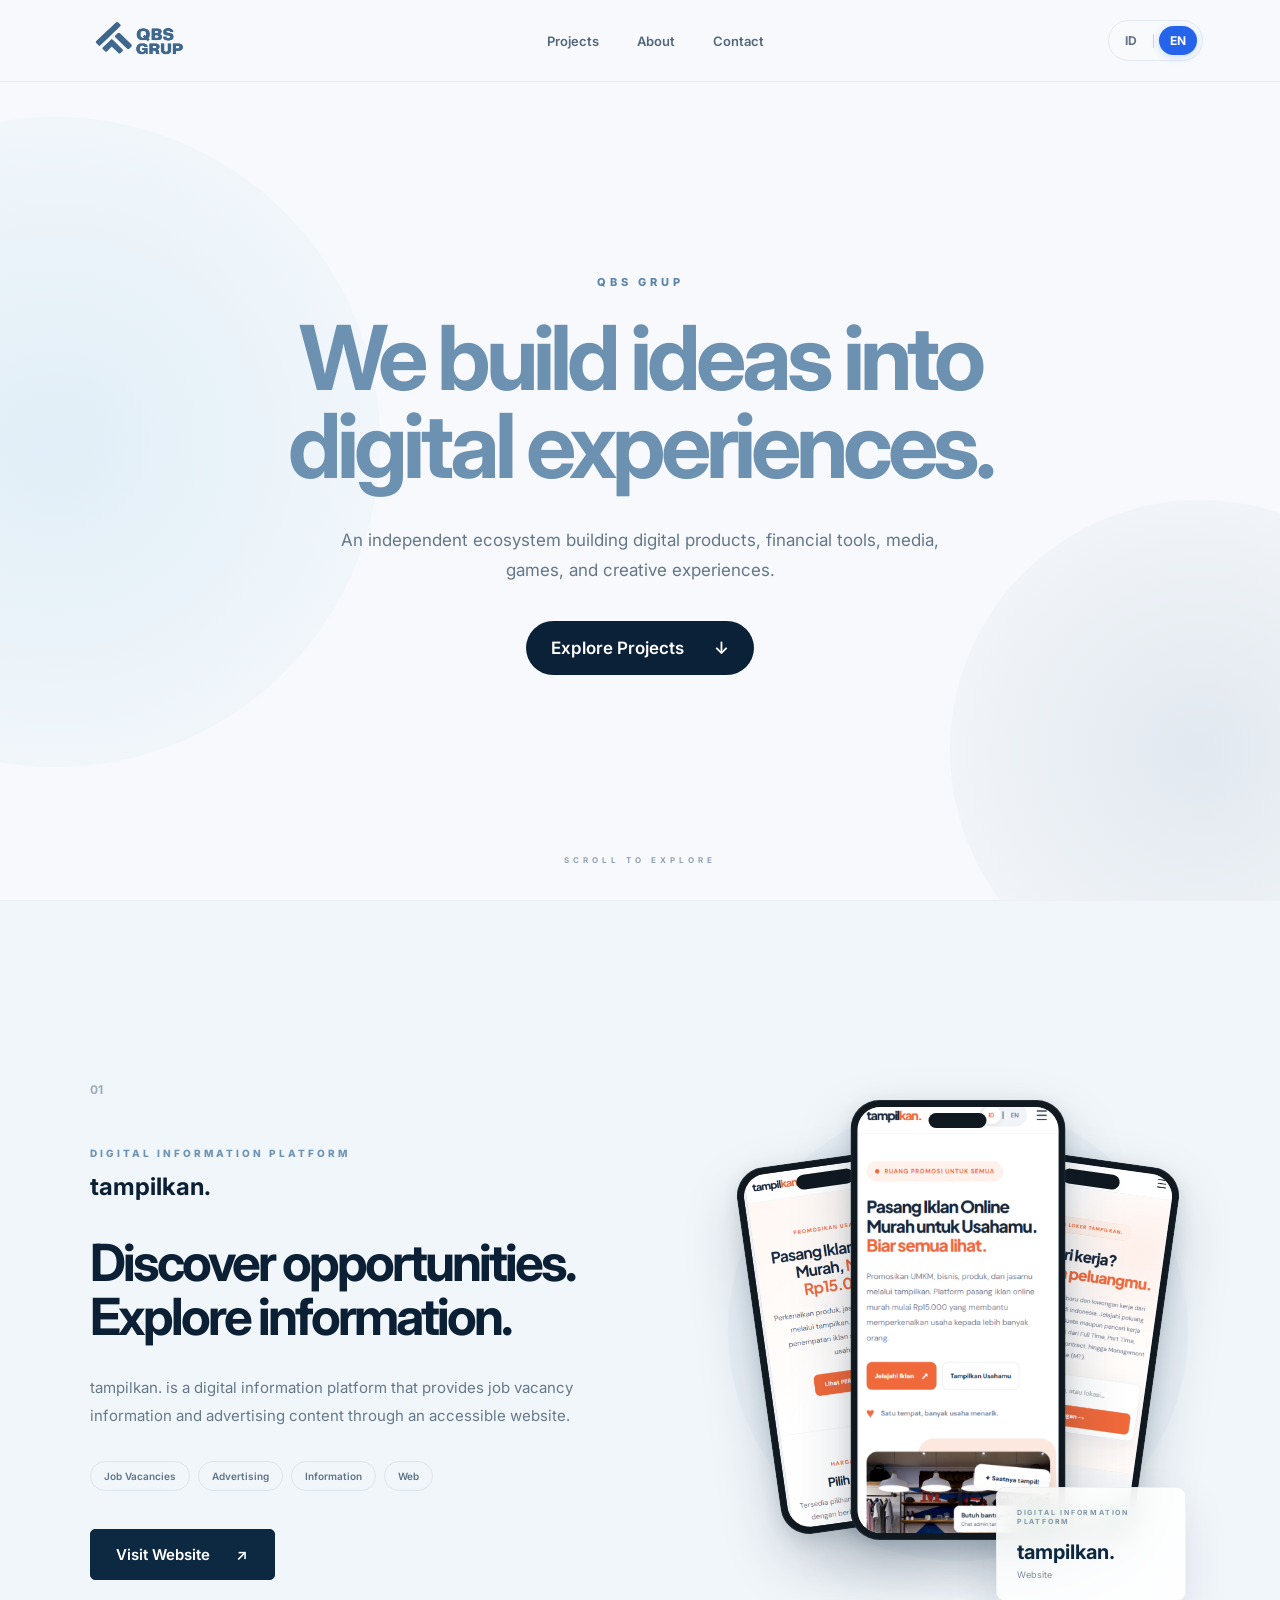
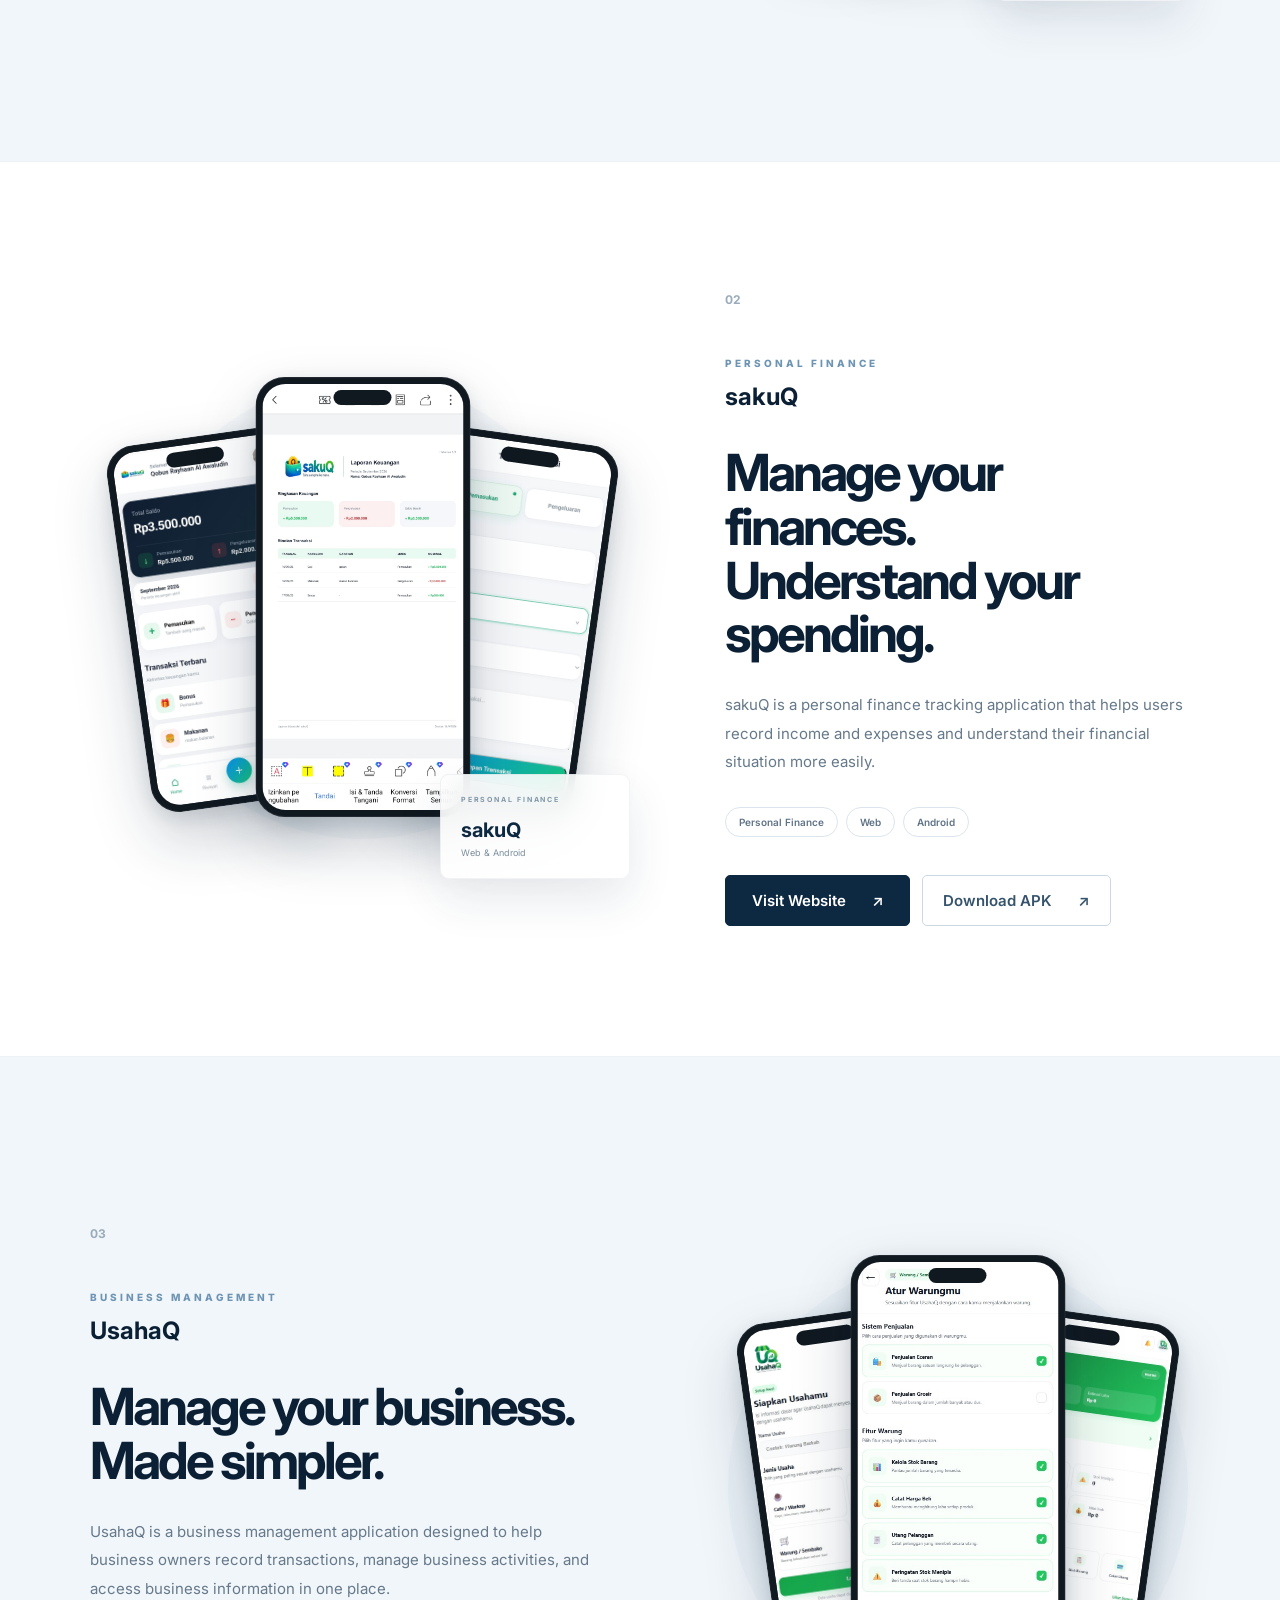
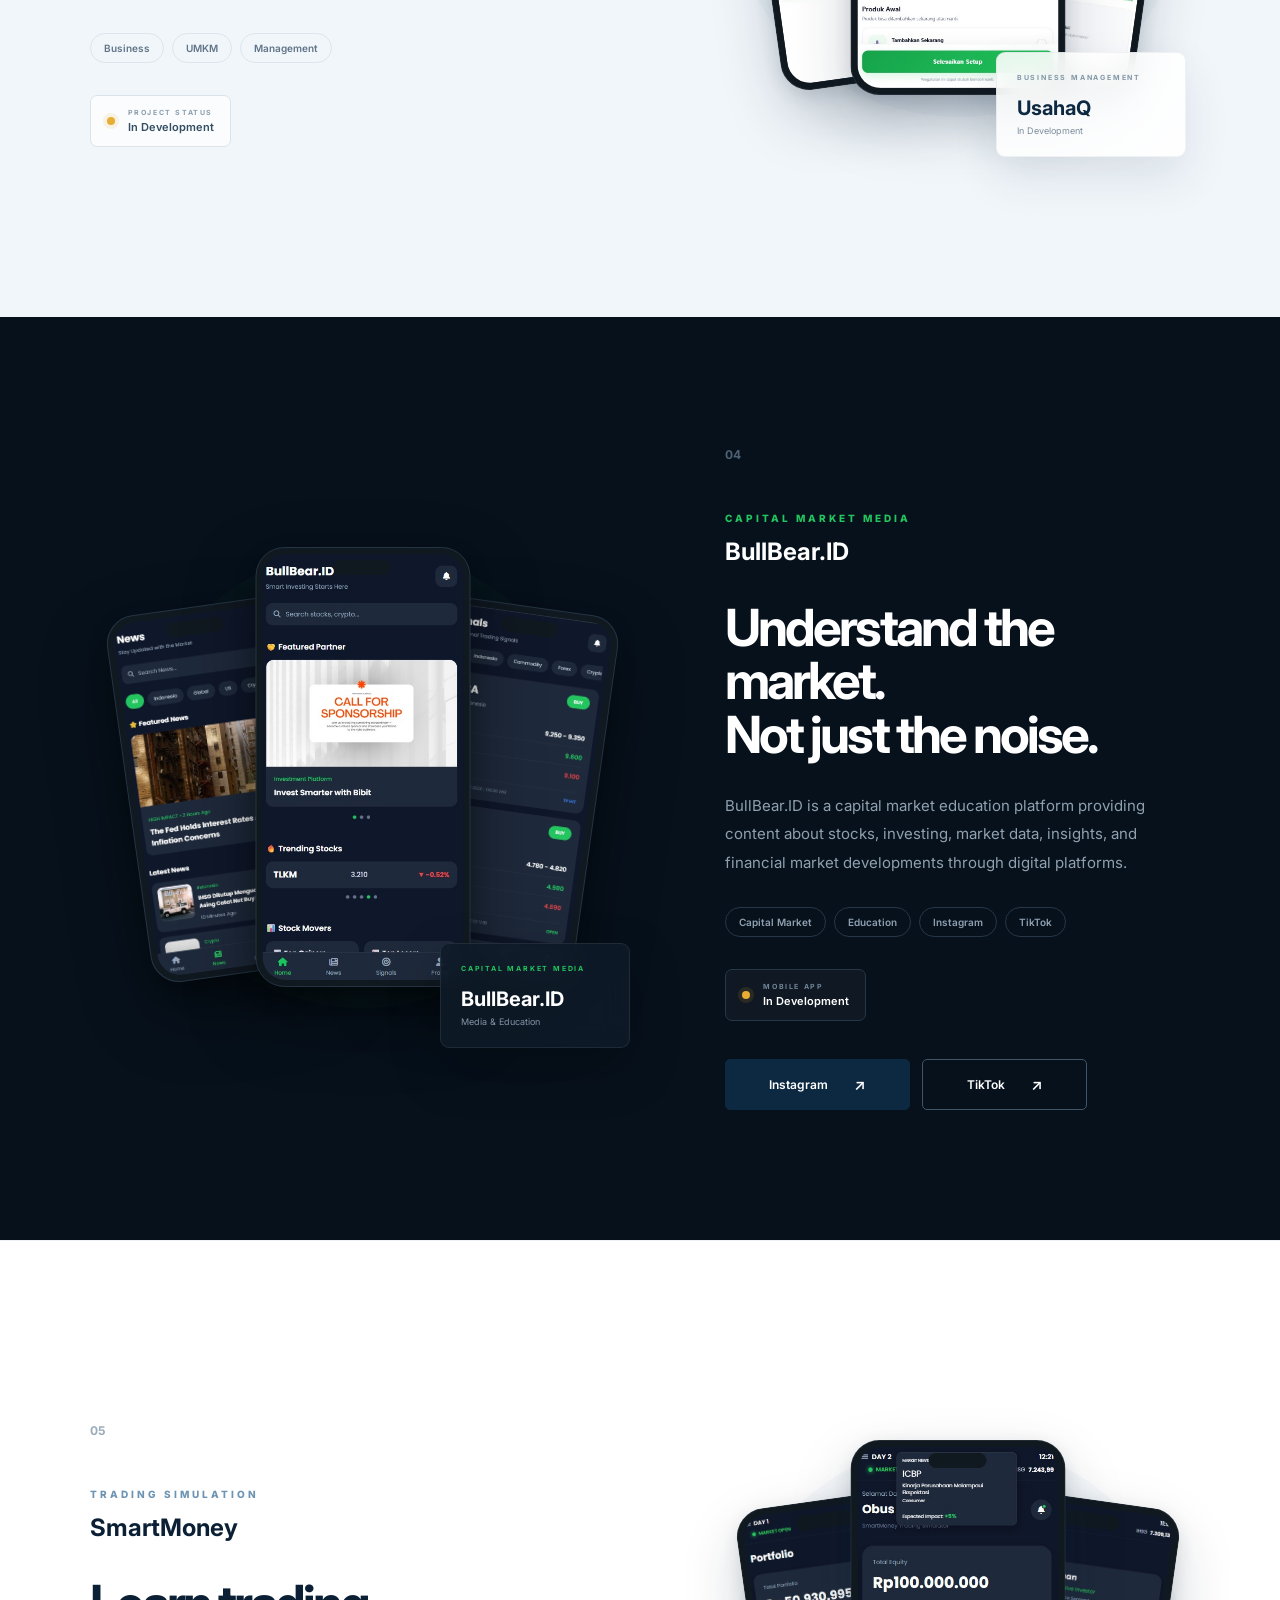
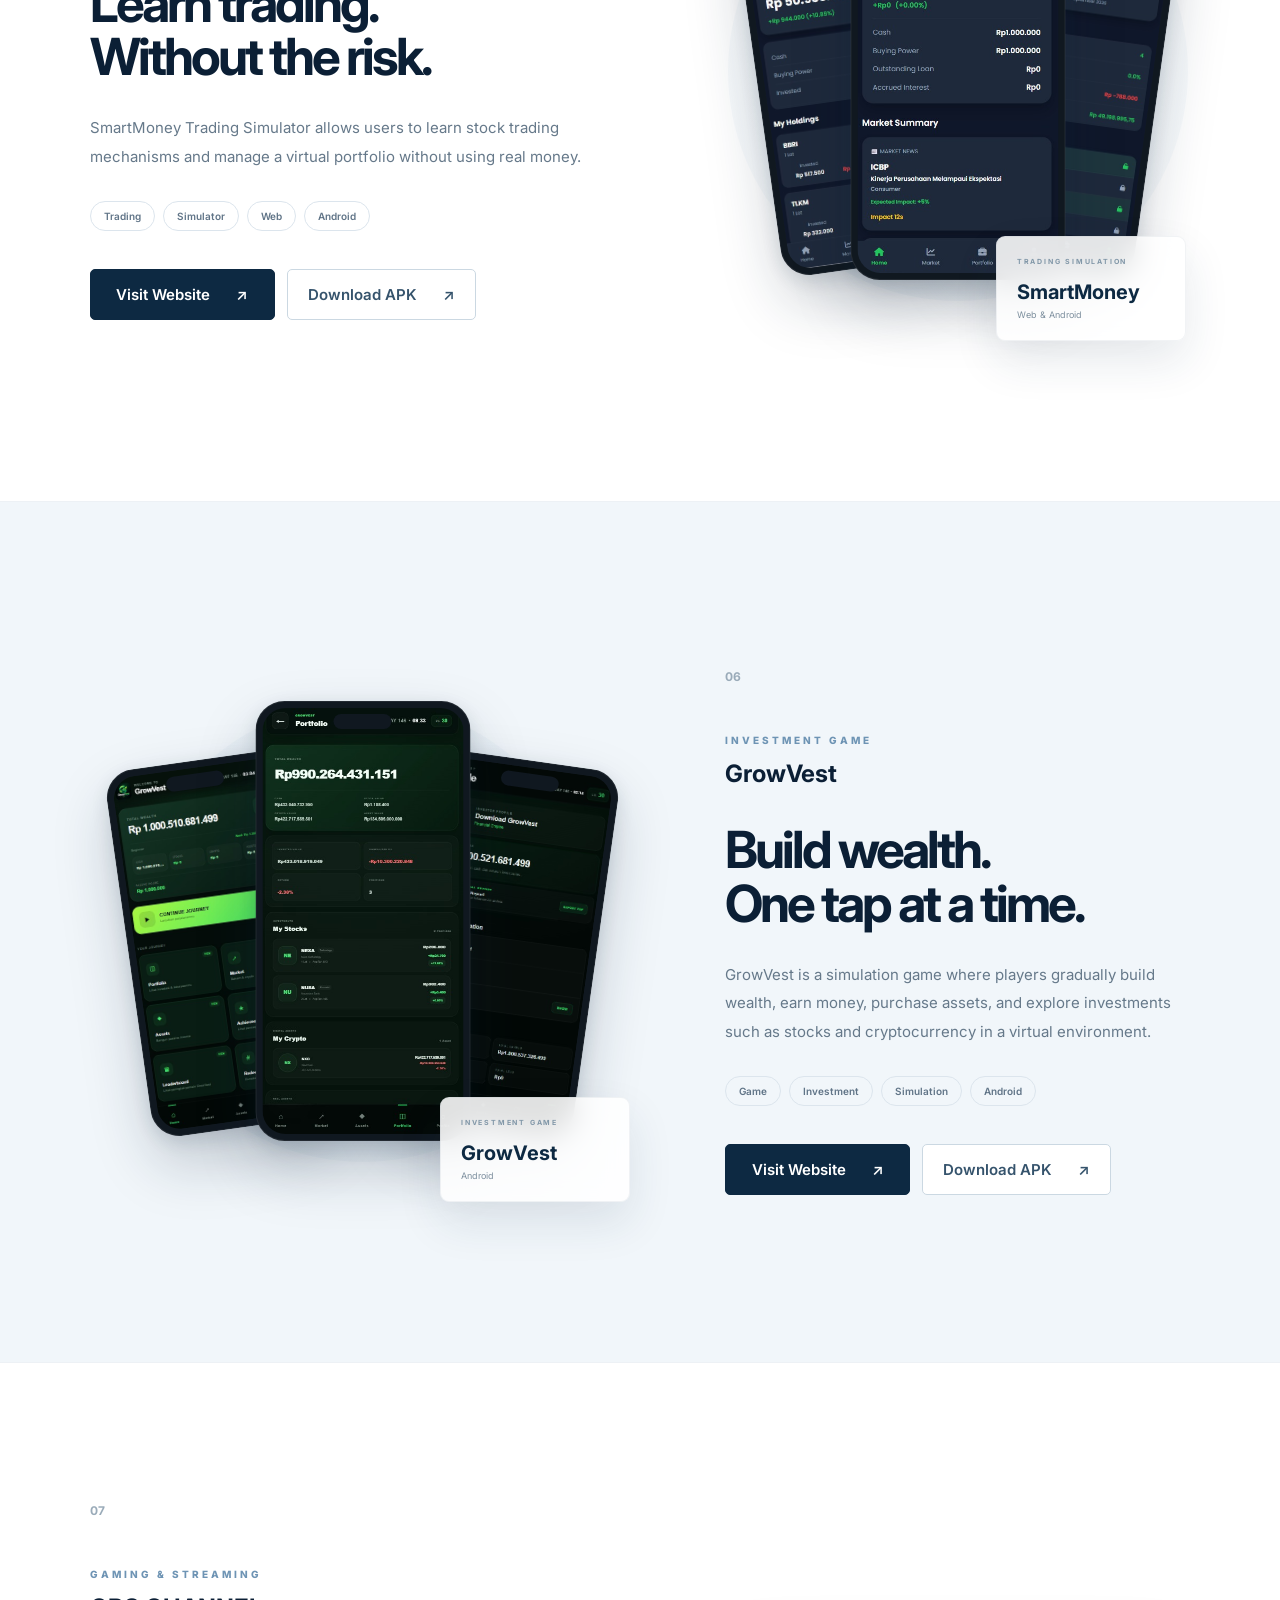
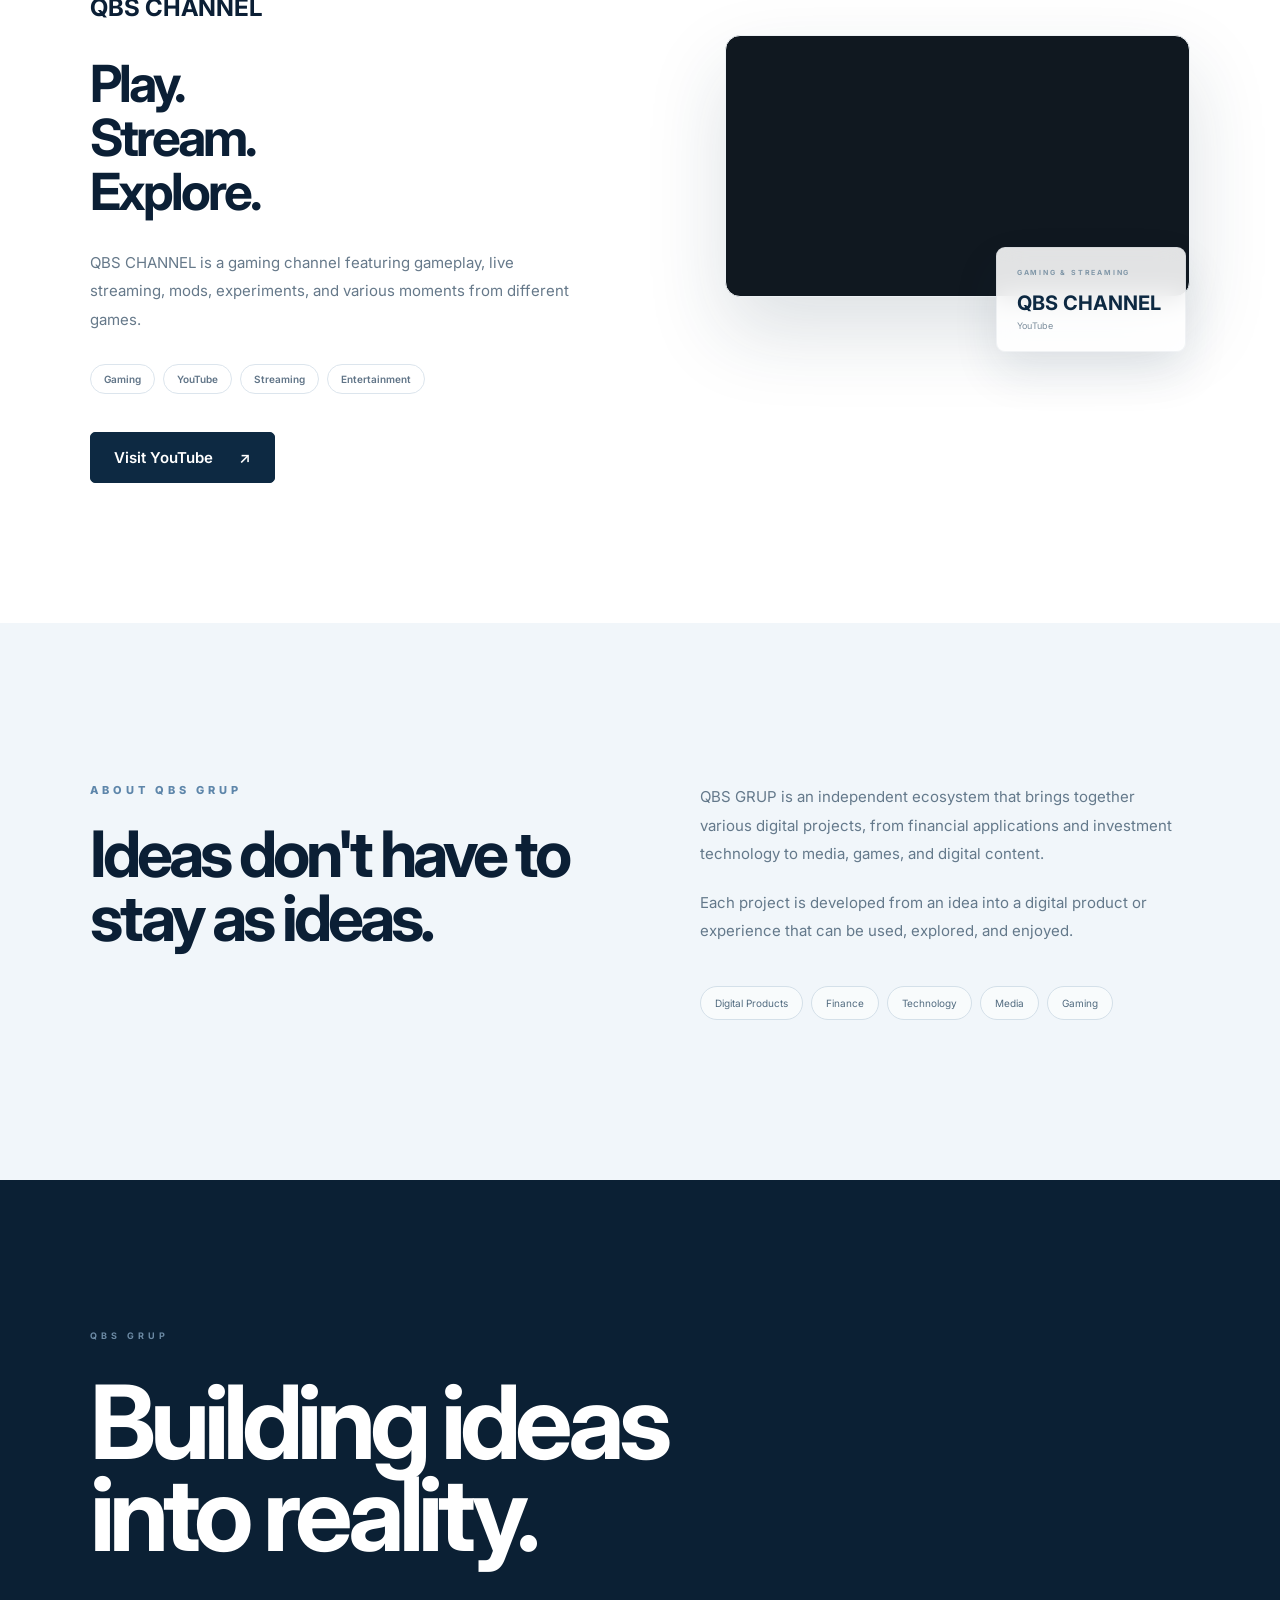
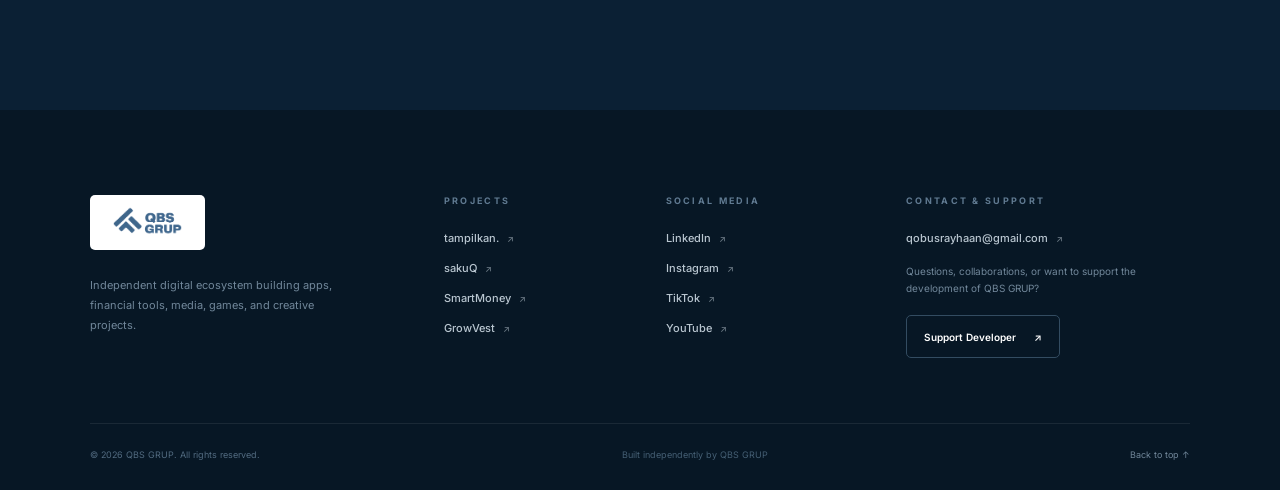
<file: index.html>
<!DOCTYPE html>
<html lang="id">

<head>

    <meta charset="UTF-8">

    <meta name="viewport"
          content="width=device-width, initial-scale=1.0">

    <!-- =========================================================
         SEO — QBS GRUP
    ========================================================= -->

    <title>QBS GRUP | Qobus Rayhaan — Digital Projects & Innovation</title>

    <meta name="description"
          content="QBS GRUP adalah ekosistem proyek digital independen yang dikembangkan oleh Qobus Rayhaan Al Awaludin. Jelajahi Tampilkan, sakuQ, UsahaQ, BullBear.ID, SmartMoney Trading Simulator, GrowVest, dan QBS Channel.">

    <meta name="keywords"
          content="QBS GRUP, Qobus Rayhaan, Qobus Rayhaan Al Awaludin, QBS Holdings Indonesia, QBS GRUP Indonesia, Tampilkan, sakuQ, UsahaQ, BullBear.ID, SmartMoney Trading Simulator, GrowVest, QBS Channel">

    <meta name="author"
          content="Qobus Rayhaan Al Awaludin">

    <meta name="robots"
          content="index, follow">

    <meta name="googlebot"
          content="index, follow">

    
    <!-- CANONICAL URL -->
    <link rel="canonical" href="https://qbsgrup.vercel.app/">

    <!-- OPEN GRAPH -->
    <meta property="og:type" content="website">
    <meta property="og:site_name" content="QBS GRUP">
    <meta property="og:title" content="QBS GRUP | Qobus Rayhaan">
    <meta property="og:description"
        content="Explore digital projects developed by Qobus Rayhaan Al Awaludin, including Tampilkan, sakuQ, UsahaQ, BullBear.ID, SmartMoney Trading Simulator, and GrowVest.">
    <meta property="og:url" content="https://qbsgrup.vercel.app/">
    <meta property="og:image"
        content="https://qbsgrup.vercel.app/images/qbs-logo.png">

    <!-- TWITTER / X -->
    <meta name="twitter:card" content="summary_large_image">
    <meta name="twitter:title" content="QBS GRUP | Qobus Rayhaan">
    <meta name="twitter:description"
        content="Independent digital projects, financial tools, media, and creative experiences.">
    <meta name="twitter:image"
        content="https://qbsgrup.vercel.app/images/qbs-logo.png">


    <!-- =========================================================
         FAVICON
    ========================================================= -->

    <link rel="icon"
          type="image/png"
          href="images/qbs-favicon.png">

    <link rel="apple-touch-icon"
          href="images/qbs-favicon.png">

    <!-- =========================================================
         BROWSER THEME
    ========================================================= -->

    <meta name="theme-color"
          content="#f7f9fc">

    <!-- =========================================================
         STRUCTURED DATA — QBS GRUP
    ========================================================= -->

    <script type="application/ld+json">
    {
        "@context": "https://schema.org",
        "@type": "Organization",
        "name": "QBS GRUP",
        "alternateName": "QBS Holdings Indonesia",
        "description": "An independent digital ecosystem developing applications, financial tools, media, games, and creative projects.",
        "founder": {
            "@type": "Person",
            "name": "Qobus Rayhaan Al Awaludin",
            "alternateName": "Qobus Rayhaan"
        }
    }
    </script>

    <!-- =========================================================
         GOOGLE FONTS
    ========================================================= -->

    <link rel="preconnect"
          href="https://fonts.googleapis.com">

    <link rel="preconnect"
          href="https://fonts.gstatic.com"
          crossorigin>

    <link href="https://fonts.googleapis.com/css2?family=Inter:wght@400;500;600;700;800&display=swap"
          rel="stylesheet">

    <!-- =========================================================
         CSS
    ========================================================= -->

    <link rel="stylesheet"
          href="css/style.css">

</head>

<body>



<!-- =========================================================
     NAVBAR
========================================================= -->

<header class="navbar">

    <a
        href="#home"
        class="brand"
        aria-label="QBS GRUP"
    >

        <img
            src="images/qbs-logo.png"
            alt="QBS GRUP"
            class="brand-logo"
        >

    </a>


<nav id="navMenu">

    <a href="#projects" data-i18n="navProjects">
        Projects
    </a>

    <a href="#about" data-i18n="navAbout">
        About
    </a>

    <a href="#contact" data-i18n="navContact">
        Contact
    </a>

</nav>

<!-- LANGUAGE SWITCHER -->
<div class="language-switcher">
    <button type="button" data-lang="id">ID</button>
    <span class="language-divider"></span>
    <button type="button" data-lang="en">EN</button>
</div>

<button
    class="menu-button"
    id="menuButton"
        type="button"
        aria-label="Buka menu"
    >

        <span></span>
        <span></span>

    </button>

</header>




<main>


<!-- =========================================================
     HERO
========================================================= -->

<section
    class="hero"
    id="home"
>

    <div class="hero-glow hero-glow-one"></div>

    <div class="hero-glow hero-glow-two"></div>



<div class="hero-content reveal">

    <p class="eyebrow">
        QBS GRUP
    </p>

    <h1>

        <span data-i18n="heroTitle">
            We build ideas into
        </span>

        <span data-i18n="heroHighlight">
            digital experiences.
        </span>

    </h1>

    <p
        class="hero-description"
        data-i18n="heroDescription"
    >
        An independent ecosystem building digital products,
        financial tools, media, games, and creative experiences.
    </p>

    <a
        href="#projects"
        class="hero-button"
    >

        <span data-i18n="heroButton">
            Explore Projects
        </span>

        <span>↓</span>

    </a>

</div>



    <div class="scroll-text">
        SCROLL TO EXPLORE
    </div>

</section>




<!-- =========================================================
     PROJECTS
========================================================= -->

<div id="projects">

    
<!-- =========================================================
     01 — TAMPILKAN
========================================================= -->

<section class="project-section alternate" id="tampilkan">

    <div class="project-container">

        <!-- CONTENT -->

        <div class="project-content reveal">

            <div class="project-number">01</div>

            <p class="project-category" data-i18n="tampilkanCategory">
                DIGITAL INFORMATION PLATFORM
            </p>

            <h2>tampilkan.</h2>

            <h3>
                <span data-i18n="tampilkanTitle">
                    Discover opportunities.
                </span>

                <br>

                <span data-i18n="tampilkanSubtitle">
                    Explore information.
                </span>
            </h3>

            <p class="project-description"
               data-i18n="tampilkanDescription">
                tampilkan. is a digital information platform
                providing job vacancy information and
                advertising content in one accessible website.
            </p>

            <!-- TAGS -->

            <div class="project-tags">
                <span>Job Vacancies</span>
                <span>Advertising</span>
                <span>Information</span>
                <span>Web</span>
            </div>

            <!-- BUTTON -->

            <div class="project-actions">

                <a href="https://tampilkan.web.id/"
                   class="primary-button"
                   target="_blank"
                   rel="noopener noreferrer">

                    <span data-i18n="visitWebsite">
                        Visit Website
                    </span>

                    <span>↗</span>

                </a>

            </div>

        </div>

  
<!-- PHONE SHOWCASE -->

<div class="project-visual reveal">

    <div class="phone-showcase">

        <!-- PHONE LEFT -->

        <div class="phone phone-left">

            <div class="phone-notch"></div>

            <div class="phone-screen">
                <img
                    src="images/tampilkan-1.png"
                    alt="Tampilkan Screen 1"
                    loading="lazy"
                >
            </div>

        </div>

        <!-- PHONE MAIN -->

        <div class="phone phone-main">

            <div class="phone-notch"></div>

            <div class="phone-screen">
                <img
                    src="images/tampilkan-2.png"
                    alt="Tampilkan Screen 2"
                    loading="lazy"
                >
            </div>

        </div>

        <!-- PHONE RIGHT -->

        <div class="phone phone-right">

            <div class="phone-notch"></div>

            <div class="phone-screen">
                <img
                    src="images/tampilkan-3.png"
                    alt="Tampilkan Screen 3"
                    loading="lazy"
                >
            </div>

        </div>

        <!-- VISUAL LABEL -->

        <div class="visual-label">

            <small data-i18n="tampilkanCategory">
                DIGITAL INFORMATION PLATFORM
            </small>

            <strong>
                tampilkan.
            </strong>

            <span>
                Website
            </span>

        </div>

    </div>

</div>

</div>

</section>




<!-- =========================================================
     01 — SAKUQ
========================================================= -->

<section
    class="project-section"
    id="sakuq"
>

    <div class="project-container">

        <!-- PHONE SHOWCASE -->

        <div class="project-visual reveal">

            <div class="phone-showcase">

                <div class="phone phone-left">
                    <div class="phone-notch"></div>

                    <div class="phone-screen">
                        <img
                            src="images/sakuq-1.png"
                            alt="sakuQ Screen 1"
                        >
                    </div>
                </div>

                <div class="phone phone-main">
                    <div class="phone-notch"></div>

                    <div class="phone-screen">
                        <img
                            src="images/sakuq-2.png"
                            alt="sakuQ Screen 2"
                        >
                    </div>
                </div>

                <div class="phone phone-right">
                    <div class="phone-notch"></div>

                    <div class="phone-screen">
                        <img
                            src="images/sakuq-3.png"
                            alt="sakuQ Screen 3"
                        >
                    </div>
                </div>

                <div class="visual-label">

                    <small data-i18n="sakuqCategory">
                        PERSONAL FINANCE
                    </small>

                    <strong>
                        sakuQ
                    </strong>

                    <span>
                        Web & Android
                    </span>

                </div>

            </div>

        </div>


        <!-- CONTENT -->

        <div class="project-content reveal">

            <div class="project-number">
                02
            </div>

            <p
                class="project-category"
                data-i18n="sakuqCategory"
            >
                PERSONAL FINANCE
            </p>

            <h2>
                sakuQ
            </h2>

            <h3>
                <span data-i18n="sakuqTitle">
                    Manage your finances.
                </span>

                <br>

                <span data-i18n="sakuqSubtitle">
                    Understand your spending.
                </span>
            </h3>

            <p
                class="project-description"
                data-i18n="sakuqDescription"
            >
                sakuQ is a personal finance tracking application
                that helps users record income and expenses
                and understand their financial situation more easily.
            </p>


            <!-- TAGS -->

            <div class="project-tags">

                <span>Personal Finance</span>
                <span>Web</span>
                <span>Android</span>

            </div>


            <!-- ACTION BUTTONS -->

            <div class="project-actions">

                <a
                    href="https://sakuq-av.vercel.app/"
                    class="primary-button"
                    target="_blank"
                    rel="noopener noreferrer"
                >

                    <span data-i18n="visitWebsite">
                        Visit Website
                    </span>

                    <span>↗</span>

                </a>

                <a
                    href="https://sakuq-av.vercel.app/"
                    class="secondary-button"
                    target="_blank"
                    rel="noopener noreferrer"
                >

                    <span data-i18n="downloadApk">
                        Download APK
                    </span>

                    <span>↗</span>

                </a>

            </div>

        </div>

    </div>

</section>



<!-- =========================================================
     02 — USAHAQ
========================================================= -->

<section
    class="project-section alternate"
    id="usahaq"
>

    <div class="project-container">

        <!-- CONTENT -->

        <div class="project-content reveal">

            <div class="project-number">
                03
            </div>

            <p
                class="project-category"
                data-i18n="usahaqCategory"
            >
                BUSINESS MANAGEMENT
            </p>

            <h2>
                UsahaQ
            </h2>

            <h3>

                <span data-i18n="usahaqTitle">
                    Manage your business.
                </span>

                <br>

                <span data-i18n="usahaqSubtitle">
                    Made simpler.
                </span>

            </h3>

            <p
                class="project-description"
                data-i18n="usahaqDescription"
            >
                UsahaQ is a business management application
                designed to help business owners record
                transactions, manage business activities,
                and access business information in one place.
            </p>


            <!-- TAGS -->

            <div class="project-tags">

                <span>Business</span>
                <span>UMKM</span>
                <span>Management</span>

            </div>


            <!-- DEVELOPMENT STATUS -->

            <div class="development-status">

                <span class="status-dot"></span>

                <div>

                    <small data-i18n="projectStatus">
                        PROJECT STATUS
                    </small>

                    <strong data-i18n="developmentStatus">
                        In Development
                    </strong>

                </div>

            </div>

        </div>


        <!-- PHONE SHOWCASE -->

        <div class="project-visual reveal">

            <div class="phone-showcase">

                <div class="phone phone-left">

                    <div class="phone-notch"></div>

                    <div class="phone-screen">

                        <img
                            src="images/usahaq-1.png"
                            alt="UsahaQ Screen 1"
                        >

                    </div>

                </div>


                <div class="phone phone-main">

                    <div class="phone-notch"></div>

                    <div class="phone-screen">

                        <img
                            src="images/usahaq-2.png"
                            alt="UsahaQ Screen 2"
                        >

                    </div>

                </div>


                <div class="phone phone-right">

                    <div class="phone-notch"></div>

                    <div class="phone-screen">

                        <img
                            src="images/usahaq-3.png"
                            alt="UsahaQ Screen 3"
                        >

                    </div>

                </div>


                <!-- VISUAL LABEL -->

                <div class="visual-label">

                    <small data-i18n="usahaqCategory">
                        BUSINESS MANAGEMENT
                    </small>

                    <strong>
                        UsahaQ
                    </strong>

                    <span data-i18n="developmentStatus">
                        In Development
                    </span>

                </div>

            </div>

        </div>

    </div>

</section>




<!-- =========================================================
     03 — BULLBEAR.ID
========================================================= -->

<section
    class="project-section dark-project"
    id="bullbear"
>

    <div class="project-container">

        <!-- PHONE SHOWCASE -->

        <div class="project-visual reveal">

            <div class="phone-showcase">

                <div class="phone phone-left">

                    <div class="phone-notch"></div>

                    <div class="phone-screen">

                        <img
                            src="images/bullbear-1.png"
                            alt="BullBear.ID Screen 1"
                        >

                    </div>

                </div>


                <div class="phone phone-main">

                    <div class="phone-notch"></div>

                    <div class="phone-screen">

                        <img
                            src="images/bullbear-2.png"
                            alt="BullBear.ID Screen 2"
                        >

                    </div>

                </div>


                <div class="phone phone-right">

                    <div class="phone-notch"></div>

                    <div class="phone-screen">

                        <img
                            src="images/bullbear-3.png"
                            alt="BullBear.ID Screen 3"
                        >

                    </div>

                </div>


                <!-- VISUAL LABEL -->

                <div class="visual-label dark-label">

                    <small data-i18n="bullbearCategory">
                        CAPITAL MARKET MEDIA
                    </small>

                    <strong>
                        BullBear.ID
                    </strong>

                    <span>
                        Media & Education
                    </span>

                </div>

            </div>

        </div>


        <!-- CONTENT -->

        <div class="project-content reveal">

            <div class="project-number">
                04
            </div>


            <p
                class="project-category"
                data-i18n="bullbearCategory"
            >
                CAPITAL MARKET MEDIA
            </p>


            <h2>
                BullBear.ID
            </h2>


            <h3>

                <span data-i18n="bullbearTitle">
                    Understand the market.
                </span>

                <br>

                <span data-i18n="bullbearSubtitle">
                    Not just the noise.
                </span>

            </h3>


            <p
                class="project-description"
                data-i18n="bullbearDescription"
            >
                BullBear.ID is a capital market education
                platform providing content about stocks,
                investing, market data, insights, and
                financial market developments through
                digital platforms.
            </p>


            <!-- TAGS -->

            <div class="project-tags">

                <span>Capital Market</span>
                <span>Education</span>
                <span>Instagram</span>
                <span>TikTok</span>

            </div>


            <!-- APP STATUS -->

            <div class="development-status">

                <span class="status-dot"></span>

                <div>

                    <small data-i18n="mobileApp">
                        MOBILE APP
                    </small>

                    <strong data-i18n="developmentStatus">
                        In Development
                    </strong>

                </div>

            </div>


            <!-- SOCIAL MEDIA BUTTONS -->

            <div class="project-actions">

                <a
                    href="https://www.instagram.com/bullbear.id/"
                    class="primary-button"
                    target="_blank"
                    rel="noopener noreferrer"
                >

                    Instagram

                    <span>↗</span>

                </a>


                <a
                    href="https://www.tiktok.com/@BullBear.id8"
                    class="secondary-button"
                    target="_blank"
                    rel="noopener noreferrer"
                >

                    TikTok

                    <span>↗</span>

                </a>

            </div>

        </div>

    </div>

</section>




<!-- =========================================================
     04 — SMARTMONEY TRADING SIMULATOR
========================================================= -->

<section
    class="project-section"
    id="smartmoney"
>

    <div class="project-container">

        <!-- CONTENT -->

        <div class="project-content reveal">

            <div class="project-number">
                05
            </div>

            <p
                class="project-category"
                data-i18n="smartmoneyCategory"
            >
                TRADING SIMULATION
            </p>

            <h2>
                SmartMoney
            </h2>

            <h3>

                <span data-i18n="smartmoneyTitle">
                    Learn trading.
                </span>

                <br>

                <span data-i18n="smartmoneySubtitle">
                    Without the risk.
                </span>

            </h3>

            <p
                class="project-description"
                data-i18n="smartmoneyDescription"
            >
                SmartMoney Trading Simulator allows users
                to learn stock trading mechanisms and
                manage a virtual portfolio without
                using real money.
            </p>


            <!-- TAGS -->

            <div class="project-tags">

                <span>Trading</span>
                <span>Simulator</span>
                <span>Web</span>
                <span>Android</span>

            </div>


            <!-- ACTION BUTTONS -->

            <div class="project-actions">

                <a
                    href="https://smtradingsimulator.vercel.app/"
                    class="primary-button"
                    target="_blank"
                    rel="noopener noreferrer"
                >

                    <span data-i18n="visitWebsite">
                        Visit Website
                    </span>

                    <span>↗</span>

                </a>

                <a
                    href="https://smtradingsimulator.vercel.app/"
                    class="secondary-button"
                    target="_blank"
                    rel="noopener noreferrer"
                >

                    <span data-i18n="downloadApk">
                        Download APK
                    </span>

                    <span>↗</span>

                </a>

            </div>

        </div>


        <!-- PHONE SHOWCASE -->

        <div class="project-visual reveal">

            <div class="phone-showcase">

                <div class="phone phone-left">

                    <div class="phone-notch"></div>

                    <div class="phone-screen">

                        <img
                            src="images/smartmoney-1.png"
                            alt="SmartMoney Screen 1"
                        >

                    </div>

                </div>


                <div class="phone phone-main">

                    <div class="phone-notch"></div>

                    <div class="phone-screen">

                        <img
                            src="images/smartmoney-2.png"
                            alt="SmartMoney Screen 2"
                        >

                    </div>

                </div>


                <div class="phone phone-right">

                    <div class="phone-notch"></div>

                    <div class="phone-screen">

                        <img
                            src="images/smartmoney-3.png"
                            alt="SmartMoney Screen 3"
                        >

                    </div>

                </div>


                <!-- VISUAL LABEL -->

                <div class="visual-label">

                    <small data-i18n="smartmoneyCategory">
                        TRADING SIMULATION
                    </small>

                    <strong>
                        SmartMoney
                    </strong>

                    <span>
                        Web & Android
                    </span>

                </div>

            </div>

        </div>

    </div>

</section>



<!-- =========================================================
     05 — GROWVEST
========================================================= -->

<section
    class="project-section alternate"
    id="growvest"
>

    <div class="project-container">

        <!-- PHONE SHOWCASE -->

        <div class="project-visual reveal">

            <div class="phone-showcase">

                <div class="phone phone-left">

                    <div class="phone-notch"></div>

                    <div class="phone-screen">

                        <img
                            src="images/growvest-1.png"
                            alt="GrowVest Screen 1"
                        >

                    </div>

                </div>


                <div class="phone phone-main">

                    <div class="phone-notch"></div>

                    <div class="phone-screen">

                        <img
                            src="images/growvest-2.png"
                            alt="GrowVest Screen 2"
                        >

                    </div>

                </div>


                <div class="phone phone-right">

                    <div class="phone-notch"></div>

                    <div class="phone-screen">

                        <img
                            src="images/growvest-3.png"
                            alt="GrowVest Screen 3"
                        >

                    </div>

                </div>


                <!-- VISUAL LABEL -->

                <div class="visual-label">

                    <small data-i18n="growvestCategory">
                        INVESTMENT GAME
                    </small>

                    <strong>
                        GrowVest
                    </strong>

                    <span>
                        Android
                    </span>

                </div>

            </div>

        </div>


        <!-- CONTENT -->

        <div class="project-content reveal">

            <div class="project-number">
                06
            </div>


            <p
                class="project-category"
                data-i18n="growvestCategory"
            >
                INVESTMENT GAME
            </p>


            <h2>
                GrowVest
            </h2>


            <h3>

                <span data-i18n="growvestTitle">
                    Build wealth.
                </span>

                <br>

                <span data-i18n="growvestSubtitle">
                    One tap at a time.
                </span>

            </h3>


            <p
                class="project-description"
                data-i18n="growvestDescription"
            >
                GrowVest is a simulation game where players
                gradually build wealth, earn money, purchase
                assets, and explore investments such as stocks
                and cryptocurrency in a virtual environment.
            </p>


            <!-- TAGS -->

            <div class="project-tags">

                <span>Game</span>
                <span>Investment</span>
                <span>Simulation</span>
                <span>Android</span>

            </div>


            <!-- ACTION BUTTONS -->

            <div class="project-actions">

                <a
                    href="https://growvest-three.vercel.app/"
                    class="primary-button"
                    target="_blank"
                    rel="noopener noreferrer"
                >

                    <span data-i18n="visitWebsite">
                        Visit Website
                    </span>

                    <span>↗</span>

                </a>


                <a
                    href="https://growvest-three.vercel.app/"
                    class="secondary-button"
                    target="_blank"
                    rel="noopener noreferrer"
                >

                    <span data-i18n="downloadApk">
                        Download APK
                    </span>

                    <span>↗</span>

                </a>

            </div>

        </div>

    </div>

</section>



<!-- =========================================================
     06 — QBS CHANNEL
========================================================= -->

<section
    class="project-section qbs-channel-section"
    id="qbschannel"
>

    <div class="project-container">

        <!-- CONTENT -->

        <div class="project-content reveal">

            <div class="project-number">
                07
            </div>

            <p
                class="project-category"
                data-i18n="channelCategory"
            >
                GAMING & STREAMING
            </p>

            <h2>
                QBS CHANNEL
            </h2>

            <h3>

                <span data-i18n="channelTitle">
                    Play.
                </span>

                <br>

                <span data-i18n="channelSubtitle">
                    Stream.
                </span>

                <br>

                <span data-i18n="channelHighlight">
                    Explore.
                </span>

            </h3>

            <p
                class="project-description"
                data-i18n="channelDescription"
            >
                QBS CHANNEL is a gaming channel featuring
                gameplay, live streaming, mods, experiments,
                and various moments from different games.
            </p>


            <!-- TAGS -->

            <div class="project-tags">

                <span>Gaming</span>
                <span>YouTube</span>
                <span>Streaming</span>
                <span>Entertainment</span>

            </div>


            <!-- YOUTUBE BUTTON -->

            <div class="project-actions">

                <a
                    href="https://www.youtube.com/@QBSCHANNEL"
                    class="primary-button"
                    target="_blank"
                    rel="noopener noreferrer"
                >

                    <span data-i18n="visitYoutube">
                        Visit YouTube
                    </span>

                    <span>↗</span>

                </a>

            </div>

        </div>


        <!-- YOUTUBE VIDEO -->

        <div class="project-visual reveal">

            <div class="youtube-showcase">

                <div class="youtube-video">

                    <iframe
                        src="https://www.youtube.com/embed/ITylWhtNKIs"
                        title="QBS CHANNEL Video"
                        loading="lazy"
                        allow="accelerometer; autoplay; clipboard-write; encrypted-media; gyroscope; picture-in-picture; web-share"
                        allowfullscreen>
                    </iframe>

                </div>


                <!-- VISUAL LABEL -->

                <div class="visual-label">

                    <small data-i18n="channelCategory">
                        GAMING & STREAMING
                    </small>

                    <strong>
                        QBS CHANNEL
                    </strong>

                    <span>
                        YouTube
                    </span>

                </div>

            </div>

        </div>

    </div>

</section>



</div>




<!-- =========================================================
     ABOUT
========================================================= -->

<section
    class="about"
    id="about"
>

    <!-- ABOUT LEFT -->

    <div class="about-left reveal">

        <p
            class="eyebrow"
            data-i18n="aboutLabel"
        >
            ABOUT QBS GRUP
        </p>

        <h2>

            <span data-i18n="aboutTitle">
                Ideas don't have to
            </span>

            <br>

            <span data-i18n="aboutSubtitle">
                stay as ideas.
            </span>

        </h2>

    </div>


    <!-- ABOUT RIGHT -->

    <div class="about-right reveal">

        <p data-i18n="aboutDescription1">
            QBS GRUP is an independent ecosystem that
            brings together various digital projects,
            from financial applications and investment
            technology to media, games, and digital content.
        </p>

        <p data-i18n="aboutDescription2">
            Each project is developed from an idea into
            a digital product or experience that can
            be used, explored, and enjoyed.
        </p>


        <!-- CATEGORIES -->

        <div class="about-categories">

            <span>Digital Products</span>

            <span>Finance</span>

            <span>Technology</span>

            <span>Media</span>

            <span>Gaming</span>

        </div>

    </div>

</section>





<!-- =========================================================
     CONTACT
========================================================= -->

<section
    class="contact"
    id="contact"
>

    <div class="contact-inner reveal">

        <p>
            QBS GRUP
        </p>

        <h2>

            <span data-i18n="contactTitle">
                Building ideas
            </span>

            <br>

            <span data-i18n="contactSubtitle">
                into reality.
            </span>

        </h2>

    </div>

</section>


</main>





<!-- =========================================================
     FOOTER
========================================================= -->

<footer class="site-footer">

    <div class="footer-container">


        <!-- =========================
             QBS GRUP
        ========================== -->

        <div class="footer-column footer-brand-column">

            <a
                href="#home"
                class="footer-brand"
                aria-label="QBS GRUP"
            >
                <img
                    src="images/qbs-logo.png"
                    alt="QBS GRUP"
                    class="footer-logo"
                >
            </a>

            <p
                class="footer-description"
                data-i18n="footerDescription"
            >
                Independent digital ecosystem building apps,
                financial tools, media, games, and creative projects.
            </p>

        </div>



        <!-- =========================
             PROJECTS
        ========================== -->

        <div class="footer-column">

            <h4 data-i18n="footerProjects">
                PROJECTS
            </h4>

            <div class="footer-links">
                       <a
                    href="https://tampilkan.web.id/"
                    target="_blank"
                    rel="noopener noreferrer"
                >
                    tampilkan.
                    <span>↗</span>
                </a>

                <a
                    href="https://sakuq-av.vercel.app/"
                    target="_blank"
                    rel="noopener noreferrer"
                >
                    sakuQ
                    <span>↗</span>
                </a>

                <a
                    href="https://smtradingsimulator.vercel.app/"
                    target="_blank"
                    rel="noopener noreferrer"
                >
                    SmartMoney
                    <span>↗</span>
                </a>

                <a
                    href="https://growvest-three.vercel.app/"
                    target="_blank"
                    rel="noopener noreferrer"
                >
                    GrowVest
                    <span>↗</span>
                </a>

            </div>

        </div>



        <!-- =========================
             SOCIAL MEDIA
        ========================== -->

        <div class="footer-column">

            <h4 data-i18n="footerSocial">
                SOCIAL MEDIA
            </h4>

            <div class="footer-links">

                <a
                    href="https://www.linkedin.com/in/qobus/?isSelfProfile=true"
                    target="_blank"
                    rel="noopener noreferrer"
                >
                    LinkedIn
                    <span>↗</span>
                </a>

                <a
                    href="https://www.instagram.com/qobus_rayhaan/"
                    target="_blank"
                    rel="noopener noreferrer"
                >
                    Instagram
                    <span>↗</span>
                </a>

                <a
                    href="https://www.tiktok.com/@obus_store"
                    target="_blank"
                    rel="noopener noreferrer"
                >
                    TikTok
                    <span>↗</span>
                </a>

                <a href="#qbschannel">
                    YouTube
                    <span>↗</span>
                </a>

            </div>

        </div>



        <!-- =========================
             CONTACT & SUPPORT
        ========================== -->

        <div class="footer-column">

            <h4 data-i18n="footerContact">
                CONTACT & SUPPORT
            </h4>

            <div class="footer-contact">

                <a
                    href="mailto:qobusrayhaan@gmail.com"
                    class="footer-email"
                >
                    qobusrayhaan@gmail.com
                    <span>↗</span>
                </a>

                <p data-i18n="footerSupportDescription">
                    Questions, collaborations, or want to support
                    the development of QBS GRUP?
                </p>

                <a
                    href="https://tako.id/QBSCHANNEL"
                    class="footer-support-button"
                    target="_blank"
                    rel="noopener noreferrer"
                >
                    <span data-i18n="supportButton">
                        Support Developer
                    </span>
                    <span>↗</span>
                </a>

            </div>

        </div>

    </div>



    <!-- =========================
         FOOTER BOTTOM
    ========================== -->

    <div class="footer-bottom">

        <p>
            © <span id="year"></span> QBS GRUP.
            <span data-i18n="copyright">
                All rights reserved.
            </span>
        </p>

        <p
            class="footer-built"
            data-i18n="builtBy"
        >
            Built independently by QBS GRUP
        </p>

        <a href="#home">
            <span data-i18n="backToTop">
                Back to top ↑
            </span>
        </a>

    </div>

</footer>





<!-- =========================================================
     GLOBAL PHONE PREVIEW POPUP
========================================================= -->

<div class="phone-lightbox" id="phoneLightbox"
     role="dialog"
     aria-modal="true"
     aria-label="Preview aplikasi"
     aria-hidden="true">

    <button class="lightbox-close"
            id="lightboxClose"
            aria-label="Tutup preview">
        &times;
    </button>

    <button class="lightbox-arrow lightbox-prev"
            id="lightboxPrev"
            aria-label="Gambar sebelumnya">
        &#10094;
    </button>

    <div class="lightbox-content">

        <div class="lightbox-phone">
            <img id="lightboxImage" alt="Preview aplikasi">
        </div>

        <div class="lightbox-info">
            <h3 id="lightboxTitle"></h3>
            <span id="lightboxCounter">1 / 3</span>
        </div>

    </div>

    <button class="lightbox-arrow lightbox-next"
            id="lightboxNext"
            aria-label="Gambar berikutnya">
        &#10095;
    </button>

</div>


<!-- JAVASCRIPT -->

<script src="js/script.js"></script>
<script src="js/language.js"></script>
<script src="js/lightbox.js"></script>

</body>

</html>
</file>
<file: css/style.css>
/* =========================================================
   QBS GRUP — MAIN STYLESHEET
========================================================= */


/* =========================================================
   RESET
========================================================= */

* {
    margin: 0;
    padding: 0;
    box-sizing: border-box;
}

html {
    scroll-behavior: smooth;
}

body {
    font-family: "Inter", sans-serif;

    background: #f7f9fc;
    color: #0b1f35;

    overflow-x: hidden;
}

a {
    color: inherit;
    text-decoration: none;
}

img {
    display: block;
    max-width: 100%;
}

button,
a {
    -webkit-tap-highlight-color: transparent;
}


/* =========================================================
   NAVBAR
========================================================= */

.navbar {
    position: fixed;

    top: 0;
    left: 0;

    width: 100%;
    height: 82px;

    display: flex;
    align-items: center;
    justify-content: space-between;

    padding: 0 6%;

    z-index: 1000;

    background: rgba(247, 249, 252, 0.88);

    backdrop-filter: blur(18px);
    -webkit-backdrop-filter: blur(18px);

    border-bottom: 1px solid rgba(11, 31, 53, 0.06);

    transition:
        height 0.3s ease,
        background 0.3s ease,
        box-shadow 0.3s ease;
}

.navbar.scrolled {
    height: 68px;

    background: rgba(255, 255, 255, 0.96);

    box-shadow: 0 10px 35px rgba(12, 35, 58, 0.06);
}


/* =========================================================
   LOGO
========================================================= */

.brand {
    display: flex;
    align-items: center;
}

.brand-logo {
    width: 125px;
    height: auto;

    display: block;

    object-fit: contain;
}


/* =========================================================
   NAVIGATION
========================================================= */

nav {
    display: flex;
    align-items: center;

    gap: 38px;
}

nav a {
    position: relative;

    font-size: 13px;
    font-weight: 600;

    color: #53687c;

    transition: color 0.25s ease;
}

nav a::after {
    content: "";

    position: absolute;

    left: 0;
    bottom: -7px;

    width: 0;
    height: 1px;

    background: #0b1f35;

    transition: width 0.25s ease;
}

nav a:hover {
    color: #0b1f35;
}

nav a:hover::after {
    width: 100%;
}


/* =========================================================
   MOBILE MENU BUTTON
========================================================= */

.menu-button {
    width: 32px;
    height: 32px;

    display: none;

    border: 0;

    background: transparent;

    cursor: pointer;
}

.menu-button span {
    transition:
        transform 0.3s ease,
        opacity 0.3s ease;
}


/* =========================================================
   HERO
========================================================= */

.hero {
    position: relative;

    min-height: 100vh;

    display: flex;
    align-items: center;
    justify-content: center;

    overflow: hidden;

    padding: 150px 20px 100px;

    text-align: center;
}

.hero-content {
    position: relative;

    width: 100%;
    max-width: 1050px;

    z-index: 2;
}

.eyebrow {
    margin-bottom: 25px;

    font-size: 11px;
    font-weight: 800;

    letter-spacing: 4px;

    color: #5e86aa;
}

.hero h1 {
    max-width: 1050px;

    margin: auto;

    font-size: clamp(50px, 7vw, 100px);

    line-height: 0.98;

    letter-spacing: -5px;

    font-weight: 700;
}

.hero h1 span {
    display: block;

    color: #6d91b1;
}

.hero-description {
    max-width: 610px;

    margin: 35px auto;

    font-size: 17px;

    line-height: 1.8;

    color: #657789;
}


/* =========================================================
   HERO BUTTON
========================================================= */

.hero-button {
    display: inline-flex;
    align-items: center;
    justify-content: center;

    gap: 30px;

    padding: 17px 25px;

    border-radius: 100px;

    background: #0b2138;
    color: #ffffff;

    font-size: 13px;
    font-weight: 600;

    transition:
        transform 0.3s ease,
        box-shadow 0.3s ease,
        background 0.3s ease;
}

.hero-button:hover {
    transform: translateY(-3px);

    background: #123753;

    box-shadow: 0 15px 35px rgba(11, 33, 56, 0.16);
}

.hero-button span {
    font-size: 17px;
}


/* =========================================================
   HERO BACKGROUND
========================================================= */

.hero-glow {
    position: absolute;

    border-radius: 50%;

    pointer-events: none;
}

.hero-glow-one {
    width: 650px;
    height: 650px;

    left: -270px;
    top: 13%;

    background:
        radial-gradient(
            circle,
            rgba(125, 190, 226, 0.18),
            rgba(125, 190, 226, 0)
        );
}

.hero-glow-two {
    width: 500px;
    height: 500px;

    right: -170px;
    bottom: -100px;

    background:
        radial-gradient(
            circle,
            rgba(71, 112, 148, 0.12),
            rgba(71, 112, 148, 0)
        );
}

.scroll-text {
    position: absolute;

    bottom: 35px;

    font-size: 8px;
    font-weight: 700;

    letter-spacing: 4px;

    color: #92a1af;
}


/* =========================================================
   PROJECT SECTION
========================================================= */

.project-section {
    min-height: 850px;

    display: flex;
    align-items: center;

    padding: 130px 7%;

    background: #ffffff;

    border-top: 1px solid #edf1f5;

    overflow: hidden;
}

.project-section.alternate {
    background: #f1f6fa;
}

.project-container {
    width: 100%;
    max-width: 1350px;

    margin: auto;

    display: grid;

    grid-template-columns: 1.08fr 0.92fr;

    gap: 90px;

    align-items: center;
}


/* =========================================================
   PROJECT CONTENT
========================================================= */

.project-content {
    width: 100%;
    max-width: 540px;
}

.project-number {
    margin-bottom: 50px;

    font-size: 12px;
    font-weight: 700;

    color: #9aabb9;
}

.project-category {
    margin-bottom: 13px;

    font-size: 10px;
    font-weight: 800;

    letter-spacing: 3px;

    color: #6e94b4;
}

.project-content h2 {
    margin-bottom: 35px;

    font-size: 24px;
    font-weight: 700;
}

.project-content h3 {
    margin-bottom: 30px;

    font-size: clamp(37px, 4vw, 61px);

    line-height: 1.05;

    letter-spacing: -3px;

    font-weight: 700;
}

.project-description {
    max-width: 500px;

    font-size: 15px;

    line-height: 1.9;

    color: #66798a;
}


/* =========================================================
   PROJECT TAGS
========================================================= */

.project-tags {
    display: flex;
    flex-wrap: wrap;

    gap: 8px;

    margin-top: 30px;
}

.project-tags span {
    padding: 8px 13px;

    border: 1px solid #dce5ed;

    border-radius: 100px;

    font-size: 10px;
    font-weight: 600;

    color: #607487;
}


/* =========================================================
   PROJECT BUTTONS
========================================================= */

.project-actions {
    display: flex;
    align-items: center;
    flex-wrap: wrap;

    gap: 12px;

    margin-top: 38px;
}


/* PRIMARY */

.primary-button,
.secondary-button {
    min-height: 49px;

    display: inline-flex;
    align-items: center;
    justify-content: center;

    gap: 26px;

    padding: 15px 20px;

    border-radius: 5px;

    font-size: 12px;
    font-weight: 600;

    transition:
        transform 0.3s ease,
        background 0.3s ease,
        border-color 0.3s ease,
        color 0.3s ease,
        box-shadow 0.3s ease;
}

.primary-button {
    min-width: 185px;

    border: 1px solid #0d2942;

    background: #0d2942;

    color: #ffffff;
}

.primary-button:hover {
    transform: translateY(-3px);

    background: #123753;

    border-color: #123753;

    box-shadow: 0 12px 30px rgba(13, 41, 66, 0.15);
}


/* SECONDARY */

.secondary-button {
    min-width: 165px;

    border: 1px solid #cbd8e2;

    background: #ffffff;

    color: #35536c;
}

.secondary-button:hover {
    transform: translateY(-3px);

    background: #f5f8fa;

    border-color: #8fa8bc;

    color: #0d2942;

    box-shadow: 0 12px 30px rgba(13, 41, 66, 0.08);
}

.primary-button span,
.secondary-button span {
    font-size: 15px;
}


/* =========================================================
   PROJECT VISUAL
========================================================= */

.project-visual {
    position: relative;

    min-height: 600px;

    display: flex;
    align-items: center;
    justify-content: center;
}


/* =========================================================
   PHONE SHOWCASE
========================================================= */

.phone-showcase {
    position: relative;

    width: 100%;
    max-width: 650px;
    height: 570px;

    display: flex;
    align-items: center;
    justify-content: center;
}


/* BACKGROUND GLOW */

.phone-showcase::before {
    content: "";

    position: absolute;

    width: 460px;
    height: 460px;

    top: 50%;
    left: 50%;

    transform: translate(-50%, -50%);

    border-radius: 50%;

    background:
        radial-gradient(
            circle,
            rgba(106, 158, 194, 0.16),
            rgba(106, 158, 194, 0)
        );

    pointer-events: none;
}


/* =========================================================
   PHONE
========================================================= */

.phone {
    position: absolute;

    width: 180px;
    height: 370px;

    padding: 6px;

    overflow: hidden;

    border: 1px solid rgba(255, 255, 255, 0.08);

    border-radius: 29px;

    background: #101820;

    box-shadow:
        0 28px 60px rgba(17, 38, 57, 0.22),
        0 6px 18px rgba(17, 38, 57, 0.12);

    transition:
        transform 0.4s ease,
        box-shadow 0.4s ease;

    z-index: 3;
}

.phone-main {
    width: 215px;
    height: 440px;

    left: 50%;
    top: 48%;

    transform:
        translate(-50%, -50%);

    z-index: 6;
}

.phone-left {
    left: 7%;
    top: 52%;

    transform:
        translateY(-50%)
        rotate(-8deg);

    z-index: 3;
}

.phone-right {
    right: 7%;
    top: 52%;

    transform:
        translateY(-50%)
        rotate(8deg);

    z-index: 3;
}


/* PHONE HOVER */

.phone-main:hover {
    transform:
        translate(-50%, -53%);

    box-shadow:
        0 35px 75px rgba(17, 38, 57, 0.28),
        0 8px 20px rgba(17, 38, 57, 0.15);
}

.phone-left:hover {
    transform:
        translateY(-53%)
        rotate(-4deg);
}

.phone-right:hover {
    transform:
        translateY(-53%)
        rotate(4deg);
}


/* =========================================================
   PHONE SCREEN
========================================================= */

.phone-screen {
    position: relative;

    width: 100%;
    height: 100%;

    overflow: hidden;

    border-radius: 23px;

    background: #dce7ee;
}

.phone-screen img {
    width: 100%;
    height: 100%;

    object-fit: cover;
}


/* =========================================================
   PHONE NOTCH
========================================================= */

.phone-notch {
    position: absolute;

    top: 12px;
    left: 50%;

    width: 58px;
    height: 15px;

    transform: translateX(-50%);

    border-radius: 100px;

    background: #101820;

    z-index: 10;
}


/* =========================================================
   VISUAL LABEL
========================================================= */

.visual-label {
    position: absolute;

    right: 1%;
    bottom: 15px;

    width: 190px;

    display: flex;
    flex-direction: column;

    padding: 20px;

    border: 1px solid rgba(22, 57, 85, 0.06);

    border-radius: 9px;

    background: rgba(255, 255, 255, 0.88);

    backdrop-filter: blur(14px);
    -webkit-backdrop-filter: blur(14px);

    box-shadow: 0 20px 45px rgba(24, 55, 80, 0.11);

    z-index: 10;
}

.visual-label small {
    margin-bottom: 14px;

    font-size: 7px;
    font-weight: 700;

    letter-spacing: 1.8px;

    color: #8197a8;
}

.visual-label strong {
    font-size: 20px;

    color: #0d2942;
}

.visual-label span {
    margin-top: 5px;

    font-size: 9px;

    color: #7c8e9d;
}


/* =========================================================
   DEVELOPMENT STATUS
========================================================= */

.development-status {
    display: inline-flex;
    align-items: center;

    gap: 13px;

    margin-top: 32px;

    padding: 12px 16px;

    border: 1px solid #dbe4eb;

    border-radius: 7px;

    background: rgba(255, 255, 255, 0.65);
}

.status-dot {
    position: relative;

    width: 8px;
    height: 8px;

    flex-shrink: 0;

    border-radius: 50%;

    background: #e8ad35;
}

.status-dot::after {
    content: "";

    position: absolute;

    top: 50%;
    left: 50%;

    width: 16px;
    height: 16px;

    transform: translate(-50%, -50%);

    border-radius: 50%;

    background: rgba(232, 173, 53, 0.12);
}

.development-status > div {
    display: flex;
    flex-direction: column;

    gap: 3px;
}

.development-status small {
    font-size: 7px;
    font-weight: 700;

    letter-spacing: 1.6px;

    color: #8c9eac;
}

.development-status strong {
    font-size: 11px;
    font-weight: 600;

    color: #334d62;
}


/* =========================================================
   BULLBEAR.ID DARK SECTION
========================================================= */

.dark-project {
    background: #07111c;

    color: #ffffff;

    border: 0;
}

.dark-project .project-description {
    color: #8fa0af;
}

.dark-project .project-number {
    color: #4e6172;
}

.dark-project .project-category {
    color: #22c55e;
}

.dark-project .project-tags span {
    border-color: #263747;

    color: #8fa1b1;
}


/* PHONE GLOW */

.dark-project .phone-showcase::before {
    background:
        radial-gradient(
            circle,
            rgba(34, 197, 94, 0.11),
            rgba(34, 197, 94, 0)
        );
}


/* DARK PHONE */

.dark-project .phone {
    border-color: #243444;

    box-shadow:
        0 30px 70px rgba(0, 0, 0, 0.45),
        0 8px 20px rgba(0, 0, 0, 0.25);
}


/* DARK STATUS */

.dark-project .development-status {
    border-color: #263747;

    background: rgba(255, 255, 255, 0.03);
}

.dark-project .development-status small {
    color: #718698;
}

.dark-project .development-status strong {
    color: #ffffff;
}


/* DARK SECONDARY BUTTON */

.dark-project .secondary-button {
    border-color: #405568;

    background: transparent;

    color: #ffffff;
}

.dark-project .secondary-button:hover {
    border-color: #71879a;

    background: rgba(255, 255, 255, 0.07);

    color: #ffffff;

    box-shadow: none;
}


/* DARK VISUAL LABEL */

.dark-label {
    border-color: rgba(255, 255, 255, 0.08);

    background: rgba(15, 27, 40, 0.88);

    box-shadow: 0 20px 50px rgba(0, 0, 0, 0.25);
}

.dark-label small {
    color: #22c55e;
}

.dark-label strong {
    color: #ffffff;
}

.dark-label span {
    color: #8395a4;
}


/* =========================================================
   QBS CHANNEL — YOUTUBE VIDEO
========================================================= */

.qbs-channel-section {
    background: #ffffff;
}

.youtube-showcase {
    position: relative;

    width: 100%;
    max-width: 650px;

    padding-bottom: 55px;
}


/* VIDEO */

.youtube-video {
    position: relative;

    width: 100%;
    aspect-ratio: 16 / 9;

    overflow: hidden;

    border: 1px solid #edf1f4;
    border-radius: 15px;

    background: #101820;

    box-shadow:
        0 35px 80px rgba(25, 51, 75, 0.15);

    transition:
        transform 0.35s ease,
        box-shadow 0.35s ease;
}

.youtube-video:hover {
    transform: translateY(-5px);

    box-shadow:
        0 42px 90px rgba(25, 51, 75, 0.19);
}

.youtube-video iframe {
    position: absolute;

    inset: 0;

    width: 100%;
    height: 100%;

    border: 0;
}


/* LABEL */

.youtube-showcase .visual-label {
    right: 1%;
    bottom: 0;
}


/* =========================================================
   YOUTUBE MOBILE
========================================================= */

@media (max-width: 900px) {

    .youtube-showcase {
        width: 100%;
        max-width: 650px;

        padding-bottom: 55px;
    }

}


@media (max-width: 520px) {

    .youtube-showcase {
        padding-bottom: 45px;
    }

    .youtube-video {
        border-radius: 10px;
    }

    .youtube-showcase .visual-label {
        right: 0;
        bottom: 0;
    }

}

/* =========================================================
   ABOUT
========================================================= */

.about {
    display: grid;

    grid-template-columns: 1fr 1fr;

    gap: 120px;

    padding: 160px 7%;

    background: #f1f6fa;
}

.about-left h2 {
    max-width: 600px;

    font-size: clamp(45px, 5vw, 72px);

    line-height: 1;

    letter-spacing: -4px;
}

.about-right {
    max-width: 540px;
}

.about-right > p {
    margin-bottom: 20px;

    font-size: 15px;

    line-height: 1.9;

    color: #64798b;
}

.about-categories {
    display: flex;
    flex-wrap: wrap;

    gap: 8px;

    margin-top: 40px;
}

.about-categories span {
    padding: 10px 14px;

    border: 1px solid #d4e0e9;

    border-radius: 100px;

    background: rgba(255, 255, 255, 0.55);

    font-size: 10px;

    color: #536c80;
}


/* =========================================================
   CONTACT
========================================================= */

.contact {
    padding: 150px 7%;

    background: #0b2034;

    color: #ffffff;
}

.contact-inner {
    max-width: 1300px;

    margin: auto;
}

.contact p {
    margin-bottom: 35px;

    font-size: 9px;
    font-weight: 700;

    letter-spacing: 4px;

    color: #6c8aa4;
}

.contact h2 {
    font-size: clamp(55px, 8vw, 110px);

    line-height: 0.9;

    letter-spacing: -6px;
}

/* =========================================================
   FOOTER
========================================================= */

.site-footer {
    padding: 85px 7% 30px;

    background: #071725;
    color: #ffffff;
}

.footer-container {
    width: 100%;
    max-width: 1350px;

    margin: 0 auto;

    display: grid;

    grid-template-columns:
        1.5fr
        0.8fr
        0.9fr
        1.5fr;

    gap: 70px;

    padding-bottom: 65px;
}


/* =========================================================
   FOOTER BRAND
========================================================= */

.footer-brand-column {
    max-width: 290px;
}

.footer-brand {
    display: inline-block;

    margin-bottom: 22px;
}

.footer-logo {
    width: 115px;
    height: auto;

    display: block;

    padding: 6px 9px;

    border-radius: 5px;

    background: #ffffff;
}

.footer-description {
    max-width: 270px;

    font-size: 11px;
    line-height: 1.8;

    color: #71879a;
}


/* =========================================================
   FOOTER TITLES
========================================================= */

.footer-column h4 {
    margin-bottom: 25px;

    font-size: 9px;
    font-weight: 700;

    letter-spacing: 2.3px;

    color: #607a91;
}


/* =========================================================
   FOOTER LINKS
========================================================= */

.footer-links {
    display: flex;
    flex-direction: column;

    align-items: flex-start;

    gap: 16px;
}

.footer-links a {
    display: inline-flex;
    align-items: center;

    gap: 8px;

    width: fit-content;

    font-size: 11px;
    font-weight: 500;

    color: #b9c6d0;

    transition:
        color 0.25s ease,
        transform 0.25s ease;
}

.footer-links a span {
    font-size: 9px;

    opacity: 0.55;
}

.footer-links a:hover {
    color: #ffffff;

    transform: translateX(3px);
}


/* =========================================================
   CONTACT
========================================================= */

.footer-contact {
    display: flex;
    flex-direction: column;

    align-items: flex-start;

    gap: 18px;
}

.footer-email {
    display: inline-flex;
    align-items: center;

    gap: 8px;

    font-size: 11px;
    font-weight: 500;

    color: #b9c6d0;

    transition:
        color 0.25s ease,
        transform 0.25s ease;
}

.footer-email span {
    font-size: 9px;

    opacity: 0.55;
}

.footer-email:hover {
    color: #ffffff;

    transform: translateX(3px);
}

.footer-contact p {
    max-width: 270px;

    font-size: 10px;
    line-height: 1.7;

    color: #71879a;
}


/* =========================================================
   SUPPORT BUTTON
========================================================= */

.footer-support-button {
    min-height: 43px;

    display: inline-flex;
    align-items: center;
    justify-content: center;

    gap: 18px;

    padding: 12px 17px;

    border: 1px solid #334c61;

    border-radius: 5px;

    font-size: 10px;
    font-weight: 600;

    color: #ffffff;

    transition:
        transform 0.3s ease,
        background 0.3s ease,
        border-color 0.3s ease;
}

.footer-support-button:hover {
    transform: translateY(-2px);

    background: rgba(255, 255, 255, 0.06);

    border-color: #617d94;
}


/* =========================================================
   FOOTER BOTTOM
========================================================= */

.footer-bottom {
    width: 100%;
    max-width: 1350px;

    margin: 0 auto;

    display: flex;
    align-items: center;
    justify-content: space-between;

    gap: 25px;

    padding-top: 25px;

    border-top: 1px solid rgba(255, 255, 255, 0.08);

    font-size: 9px;

    color: #526b80;
}

.footer-built {
    color: #455f74;
}

.footer-bottom a {
    color: #71879a;

    transition: color 0.25s ease;
}

.footer-bottom a:hover {
    color: #ffffff;
}


/* =========================================================
   FOOTER TABLET
========================================================= */

@media (max-width: 1000px) {

    .footer-container {
        grid-template-columns: 1fr 1fr;

        gap: 50px 70px;
    }

}


/* =========================================================
   FOOTER MOBILE
========================================================= */

@media (max-width: 600px) {

    .site-footer {
        padding: 65px 22px 25px;
    }

    .footer-container {
        grid-template-columns: 1fr;

        gap: 42px;

        padding-bottom: 50px;
    }

    .footer-brand-column {
        max-width: 100%;
    }

    .footer-description {
        max-width: 310px;
    }

    .footer-bottom {
        flex-direction: column;
        align-items: flex-start;

        gap: 12px;
    }

}


/* =========================================================
   SCROLL REVEAL
========================================================= */

.reveal {
    opacity: 0;

    transform: translateY(45px);

    transition:
        opacity 0.8s ease,
        transform 0.8s ease;
}

.reveal.visible {
    opacity: 1;

    transform: translateY(0);
}


/* =========================================================
   IMAGE ERROR
========================================================= */

.image-error {
    opacity: 0.2;
}


/* =========================================================
   TABLET
========================================================= */

@media (max-width: 1100px) {

    .project-container {
        gap: 50px;
    }

    .phone-showcase {
        height: 520px;
    }

    .phone {
        width: 150px;
        height: 310px;
    }

    .phone-main {
        width: 185px;
        height: 380px;
    }

    .phone-left {
        left: 4%;
    }

    .phone-right {
        right: 4%;
    }

}


/* =========================================================
   MOBILE
========================================================= */

@media (max-width: 900px) {


    /* NAVBAR */
.navbar {
    height: 68px;
    padding: 0 22px;

    background: rgba(247, 249, 252, 0.48);

    backdrop-filter: blur(18px) saturate(150%);
    -webkit-backdrop-filter: blur(18px) saturate(150%);
}

    .brand-logo {
        width: 105px;
    }


    /* NAV */

    nav {
        position: fixed;

        top: 68px;
        left: 0;

        width: 100%;

        display: flex;
        flex-direction: column;
        align-items: flex-start;

        gap: 25px;

        padding: 30px 22px;

        background: rgba(247, 249, 252, 0.98);

        border-bottom: 1px solid #e5ebf0;

        opacity: 0;
        visibility: hidden;

        transform: translateY(-15px);

        transition:
            opacity 0.3s ease,
            visibility 0.3s ease,
            transform 0.3s ease;
    }

    nav.active {
        opacity: 1;
        visibility: visible;

        transform: translateY(0);
    }

    nav a {
        font-size: 15px;
    }


    /* MENU BUTTON */

    .menu-button {
        display: flex;
        flex-direction: column;

        align-items: center;
        justify-content: center;

        gap: 6px;
    }

    .menu-button span {
        width: 100%;
        height: 1px;

        background: #18344c;
    }

    .menu-button.active span:first-child {
        transform:
            translateY(3.5px)
            rotate(45deg);
    }

    .menu-button.active span:last-child {
        transform:
            translateY(-3.5px)
            rotate(-45deg);
    }


    /* HERO */

    .hero {
        min-height: 95vh;

        padding: 120px 22px 90px;
    }

    .hero h1 {
        letter-spacing: -3px;
    }


    /* PROJECT */

    .project-section {
        min-height: auto;

        padding: 100px 22px;
    }

    .project-container {
        grid-template-columns: 1fr;

        gap: 45px;
    }

    .project-content {
        max-width: 650px;
    }

    .project-number {
        margin-bottom: 30px;
    }

    .project-content h3 {
        letter-spacing: -2px;
    }


    /* VISUAL FIRST */

    .project-content {
        order: 2;
    }

    .project-visual {
        order: 1;
    }


    /* PROJECT VISUAL */

    .project-visual {
        min-height: 530px;
    }

    .phone-showcase {
        max-width: 620px;
        height: 510px;
    }

    .phone {
        width: 150px;
        height: 310px;
    }

    .phone-main {
        width: 185px;
        height: 380px;
    }

    .phone-left {
        left: 12%;
    }

    .phone-right {
        right: 12%;
    }


    /* LABEL */

    .visual-label {
        right: 5%;
        bottom: 0;
    }


    /* ABOUT */

    .about {
        grid-template-columns: 1fr;

        gap: 60px;

        padding: 110px 22px;
    }


    /* CONTACT */

    .contact {
        padding: 110px 22px;
    }

    .contact h2 {
        letter-spacing: -4px;
    }


    /* FOOTER */

    footer {
        padding: 35px 22px;

        flex-wrap: wrap;
    }

}


/* =========================================================
   SMALL MOBILE
========================================================= */

@media (max-width: 520px) {


    /* HERO */

    .hero {
        min-height: 92vh;
    }

    .hero h1 {
        font-size: 48px;

        letter-spacing: -3px;
    }

    .hero-description {
        font-size: 14px;
    }


    /* PROJECT */

    .project-section {
        padding: 80px 20px;
    }

    .project-content h2 {
        margin-bottom: 25px;
    }

    .project-content h3 {
        font-size: 40px;
    }

    .project-description {
        font-size: 14px;
    }


    /* BUTTONS */

    .project-actions {
        display: grid;

        grid-template-columns: 1fr 1fr;

        gap: 9px;

        width: 100%;
    }

    .primary-button,
    .secondary-button {
        width: 100%;
        min-width: 0;

        gap: 10px;

        padding: 14px 11px;

        font-size: 10px;
    }


    /* VISUAL */

    .project-visual {
        min-height: 390px;
    }

    .phone-showcase {
        height: 380px;
    }

    .phone-showcase::before {
        width: 330px;
        height: 330px;
    }


    /* PHONES */

    .phone {
        width: 105px;
        height: 215px;

        padding: 4px;

        border-radius: 19px;
    }

    .phone-main {
        width: 130px;
        height: 267px;

        top: 45%;
    }

    .phone-left {
        left: 0;
        top: 48%;
    }

    .phone-right {
        right: 0;
        top: 48%;
    }

    .phone-screen {
        border-radius: 15px;
    }

    .phone-notch {
        width: 35px;
        height: 8px;

        top: 8px;
    }


    /* VISUAL LABEL */

    .visual-label {
        width: 150px;

        right: 0;
        bottom: 0;

        padding: 14px;
    }

    .visual-label small {
        margin-bottom: 8px;

        font-size: 6px;
    }

    .visual-label strong {
        font-size: 16px;
    }

    .visual-label span {
        font-size: 8px;
    }


    /* DEVELOPMENT */

    .development-status {
        margin-top: 25px;
    }


    /* ABOUT */

    .about-left h2 {
        font-size: 47px;

        letter-spacing: -3px;
    }


    /* CONTACT */

    .contact h2 {
        font-size: 58px;

        letter-spacing: -4px;
    }


    /* FOOTER */

    footer {
        flex-direction: column;

        align-items: flex-start;
    }

}


/* =========================================================
   EXTRA SMALL MOBILE
========================================================= */

@media (max-width: 380px) {

    .hero h1 {
        font-size: 42px;
    }

    .project-content h3 {
        font-size: 36px;
    }

    .phone {
        width: 92px;
        height: 190px;
    }

    .phone-main {
        width: 115px;
        height: 235px;
    }

    .project-actions {
        grid-template-columns: 1fr;
    }

}

/* =====================================
   LANGUAGE SWITCHER
===================================== */

.language-switcher {
    display: flex;
    align-items: center;
    gap: 5px;
    padding: 5px;
    border: 1px solid #e2e8f0;
    border-radius: 50px;
    background: #f8fafc;
    flex-shrink: 0;
}

.language-switcher button {
    border: none;
    background: transparent;
    padding: 7px 11px;
    border-radius: 30px;
    color: #64748b;
    font-family: inherit;
    font-size: 12px;
    font-weight: 700;
    cursor: pointer;
    transition: all 0.25s ease;
}

.language-switcher button:hover {
    color: #2563eb;
}

.language-switcher button.active {
    background: #2563eb;
    color: #ffffff;
    box-shadow: 0 2px 8px rgba(37, 99, 235, 0.2);
}

.language-divider {
    width: 1px;
    height: 14px;
    background: #cbd5e1;
}

@media (max-width: 768px) {
    .language-switcher {
        margin-left: auto;
        margin-right: 12px;
        padding: 3px;
        gap: 3px;
    }

    .language-switcher button {
        padding: 6px 9px;
        font-size: 11px;
    }
}

/* =========================================================
   TAMPILKAN — WEBSITE SHOWCASE
========================================================= */

#tampilkan .project-visual {
    min-width: 0;
}

/* SHOWCASE CONTAINER */

.tampilkan-showcase {
    position: relative;

    width: 100%;
    max-width: 650px;

    padding: 35px 0 65px;
}

/* BACKGROUND GLOW */

.tampilkan-showcase::before {
    content: "";

    position: absolute;
    inset: -35px;

    background: radial-gradient(
        circle,
        rgba(91, 151, 198, 0.16),
        transparent 70%
    );

    pointer-events: none;
}

/* WEBSITE SCREENSHOT */

.tampilkan-showcase > img {
    position: relative;

    display: block;

    width: 100%;
    height: auto;

    aspect-ratio: 16 / 10;
    object-fit: cover;
    object-position: top;

    border: 7px solid #ffffff;
    border-radius: 15px;

    background: #ffffff;

    box-shadow:
        0 35px 80px rgba(20, 49, 75, 0.16),
        0 8px 25px rgba(20, 49, 75, 0.08);

    transition:
        transform 0.35s ease,
        box-shadow 0.35s ease;
}

.tampilkan-showcase:hover > img {
    transform: translateY(-6px);

    box-shadow:
        0 45px 90px rgba(20, 49, 75, 0.2);
}

/* FLOATING LABEL */

.tampilkan-showcase .visual-label {
    right: 0;
    bottom: 0;
}

/* BUTTON */

#tampilkan .project-actions {
    display: flex;
}

#tampilkan .primary-button {
    width: auto;
    min-width: 185px;
}

/* =========================================================
   TAMPILKAN — TABLET
========================================================= */

@media (max-width: 900px) {

    #tampilkan .project-visual {
        min-height: auto;
    }

    .tampilkan-showcase {
        max-width: 650px;
        margin: 0 auto;
        padding: 20px 0 55px;
    }

}

/* =========================================================
   TAMPILKAN — MOBILE
========================================================= */

@media (max-width: 520px) {

    #tampilkan .project-visual {
        min-height: auto;
    }

    .tampilkan-showcase {
        width: 100%;
        padding: 10px 0 50px;
    }

    .tampilkan-showcase > img {
        border-width: 4px;
        border-radius: 10px;
    }

    .tampilkan-showcase .visual-label {
        right: 0;
        bottom: 0;
    }

    #tampilkan .project-actions {
        display: flex;
    }

    #tampilkan .primary-button {
        width: 100%;
    }

}

/* =========================================================
   QBS GRUP — GLOBAL PHONE PREVIEW LIGHTBOX
========================================================= */

/* PHONE CLICK */

.phone-showcase .phone {
    cursor: zoom-in;
}

/* POPUP BACKGROUND */

.phone-lightbox {
    position: fixed;
    inset: 0;
    z-index: 99999;

    display: none;
    align-items: center;
    justify-content: center;

    padding: 65px 65px 35px;

    background: rgba(4, 13, 24, 0.92);

    backdrop-filter: blur(15px);
    -webkit-backdrop-filter: blur(15px);
}

.phone-lightbox.active {
    display: flex;
}

/* POPUP CONTENT */

.lightbox-content {
    display: flex;
    flex-direction: column;
    align-items: center;

    gap: 18px;
    max-width: 100%;
}

/* PHONE FRAME */

.lightbox-phone {
    display: flex;
    align-items: center;
    justify-content: center;

    height: min(72vh, 680px);
    max-width: 100%;

    aspect-ratio: 9 / 19;

    padding: 6px;

    border: 2px solid #334155;
    border-radius: 28px;

    background: #101820;

    box-shadow: 0 30px 80px rgba(0, 0, 0, 0.4);

    overflow: hidden;
}

/* PHONE IMAGE */

.lightbox-phone img {
    width: 100%;
    height: 100%;

    object-fit: contain;
    border-radius: 21px;
}

/* TITLE AND COUNTER */

.lightbox-info {
    text-align: center;
    color: #ffffff;
}

.lightbox-info h3 {
    margin-bottom: 7px;

    font-size: 15px;
    font-weight: 600;
}

.lightbox-info span {
    font-size: 12px;
    color: #94a3b8;
}

/* CLOSE BUTTON */

.lightbox-close {
    position: absolute;

    top: 22px;
    right: 25px;

    width: 42px;
    height: 42px;

    border: 1px solid rgba(255, 255, 255, 0.2);
    border-radius: 50%;

    background: rgba(255, 255, 255, 0.08);
    color: #ffffff;

    font-size: 28px;

    cursor: pointer;
    z-index: 2;
}

/* NAVIGATION ARROWS */

.lightbox-arrow {
    position: absolute;

    top: 50%;
    transform: translateY(-50%);

    width: 48px;
    height: 48px;

    border: 1px solid rgba(255, 255, 255, 0.2);
    border-radius: 50%;

    background: rgba(255, 255, 255, 0.08);
    color: #ffffff;

    font-size: 23px;

    cursor: pointer;
    z-index: 2;
}

.lightbox-prev {
    left: 5%;
}

.lightbox-next {
    right: 5%;
}

/* HOVER EFFECT */

.lightbox-close:hover,
.lightbox-arrow:hover {
    background: rgba(255, 255, 255, 0.18);
}

/* DISABLE BACKGROUND SCROLL */

body.lightbox-open {
    overflow: hidden;
}

/* =========================================================
   TABLET
========================================================= */

@media (max-width: 900px) {

    .phone-lightbox {
        padding: 60px 45px 30px;
    }

    .lightbox-phone {
        height: min(70vh, 620px);
    }

}

/* =========================================================
   MOBILE
========================================================= */

@media (max-width: 520px) {

    .phone-lightbox {
        padding: 65px 45px 25px;
    }

    .lightbox-phone {
        height: min(68vh, 580px);
        max-width: 100%;

        border-radius: 23px;
    }

    .lightbox-phone img {
        border-radius: 17px;
    }

    .lightbox-arrow {
        width: 35px;
        height: 35px;

        font-size: 17px;
    }

    .lightbox-prev {
        left: 8px;
    }

    .lightbox-next {
        right: 8px;
    }

    .lightbox-close {
        top: 15px;
        right: 15px;
    }

}
</file>
